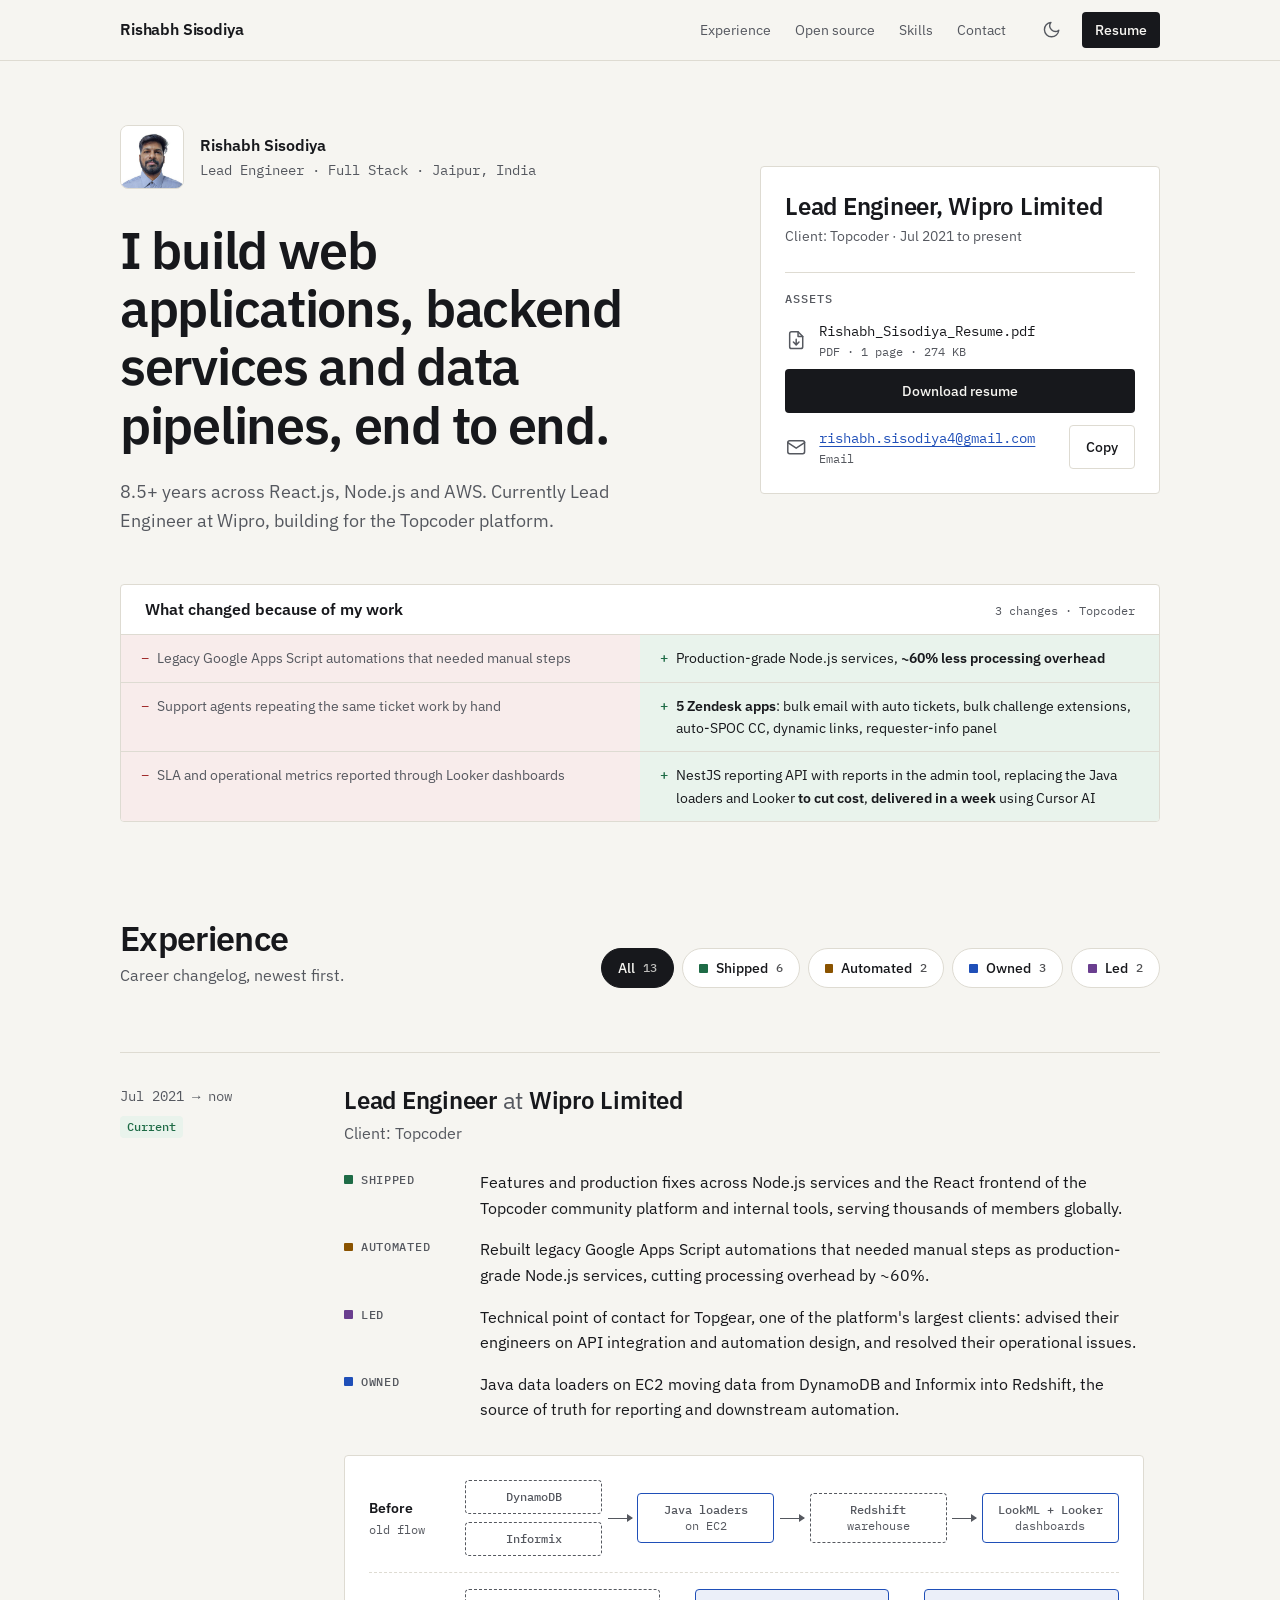
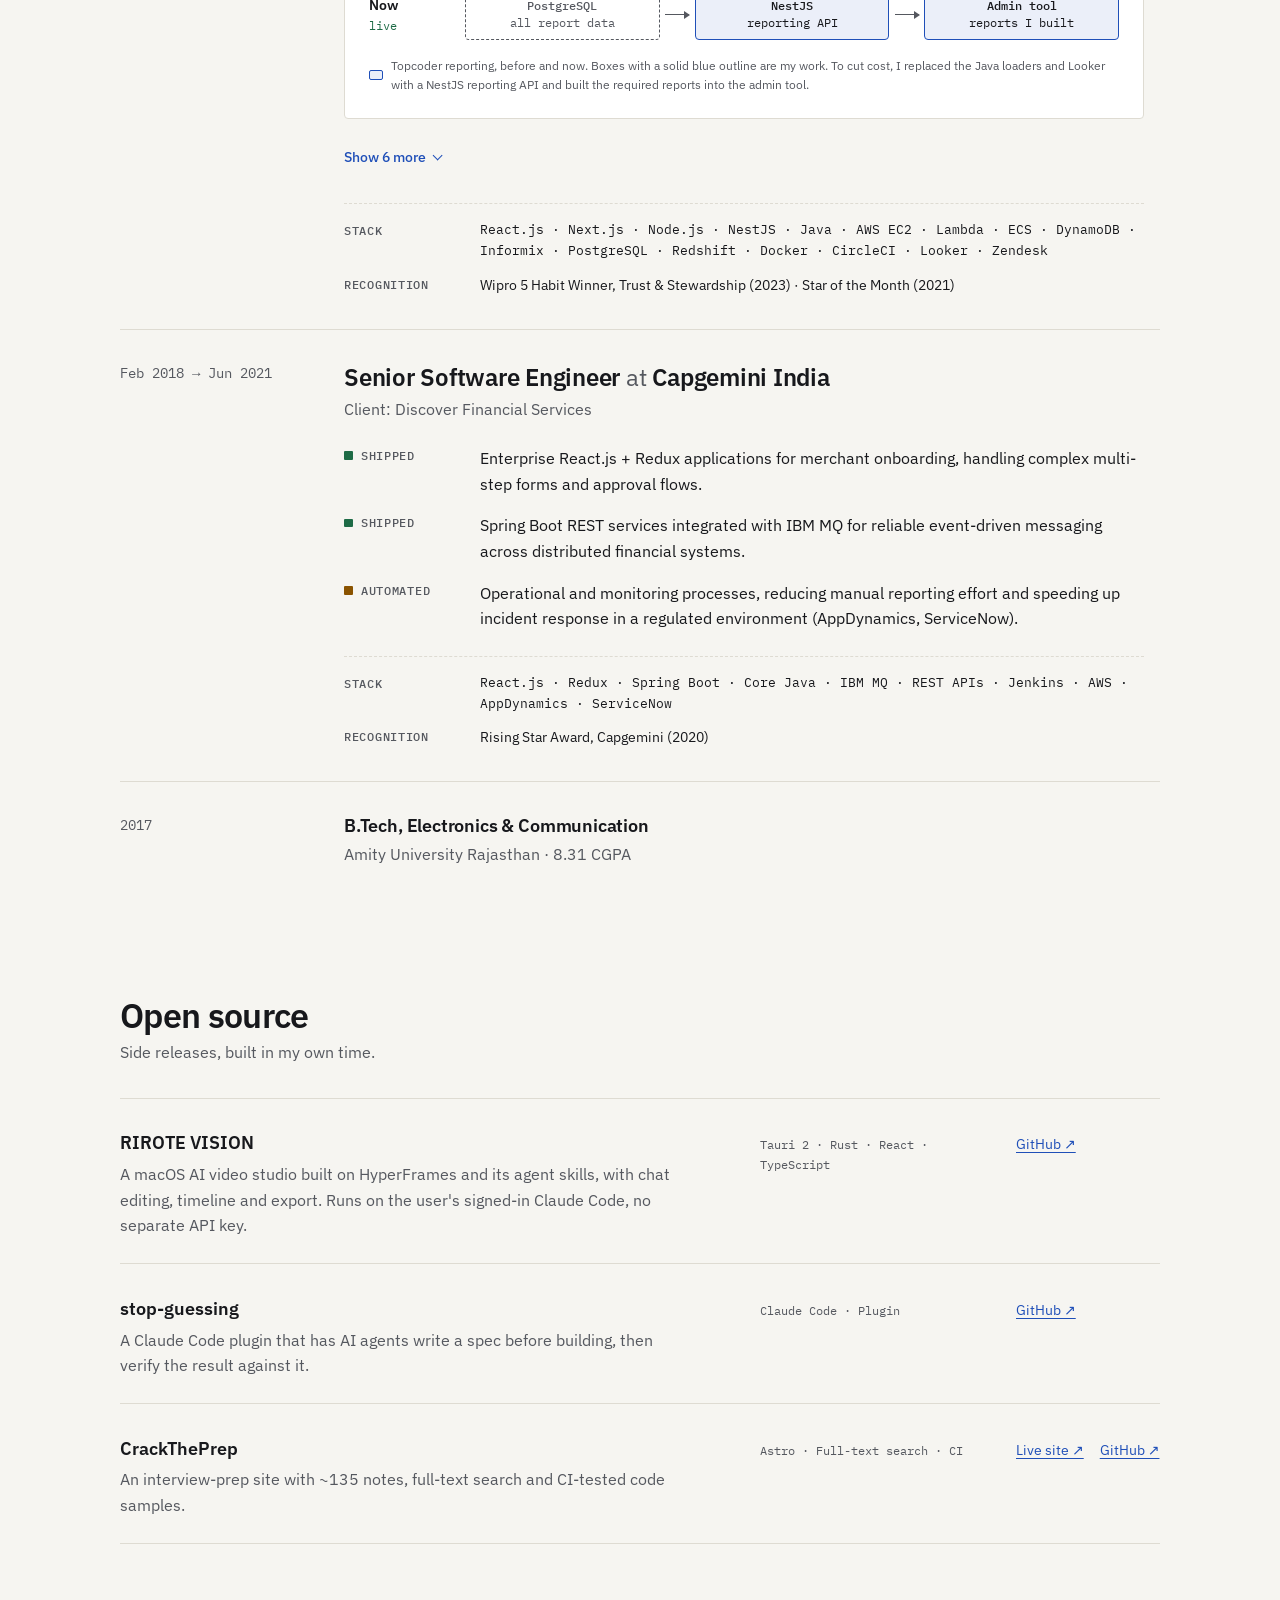
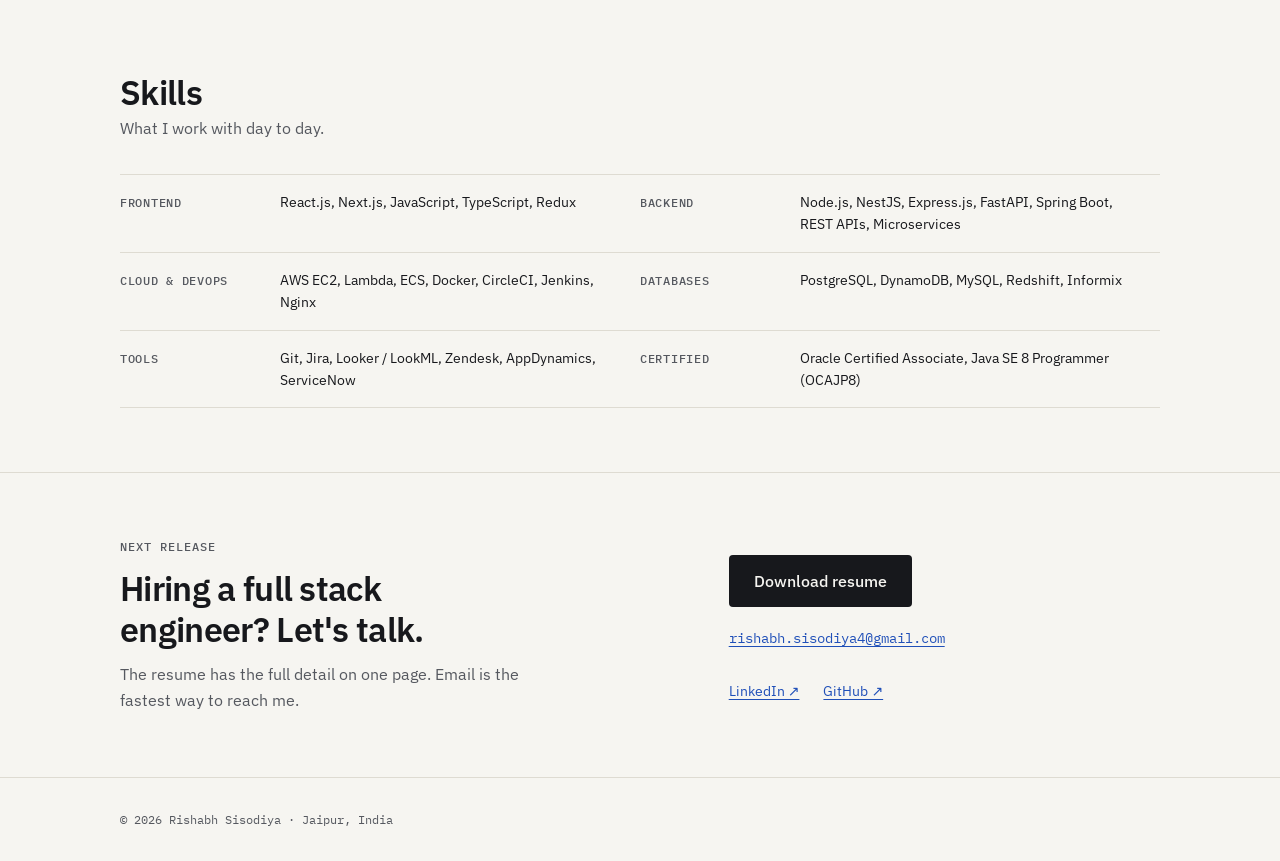
<file: index.html>
<!DOCTYPE html>
<html lang="en">
  <head>
    <meta charset="utf-8" />
    <meta name="viewport" content="width=device-width, initial-scale=1" />
    <title>Rishabh Sisodiya | Full Stack Engineer</title>
    <meta
      name="description"
      content="Full Stack Engineer with 8.5+ years across React.js, Node.js and AWS, building web applications, backend services and data pipelines end to end."
    />
    <link rel="canonical" href="https://rishabhsisodiya.github.io/" />
    <meta name="theme-color" content="#f6f5f1" media="(prefers-color-scheme: light)" />
    <meta name="theme-color" content="#16171a" media="(prefers-color-scheme: dark)" />
    <link rel="icon" href="favicon.svg" type="image/svg+xml" />

    <meta property="og:type" content="website" />
    <meta property="og:url" content="https://rishabhsisodiya.github.io/" />
    <meta property="og:title" content="Rishabh Sisodiya | Full Stack Engineer" />
    <meta
      property="og:description"
      content="8.5+ years across React.js, Node.js and AWS, building web applications, backend services and data pipelines end to end."
    />
    <meta property="og:image" content="https://rishabhsisodiya.github.io/og.png" />
    <meta property="og:image:width" content="1200" />
    <meta property="og:image:height" content="630" />
    <meta name="twitter:card" content="summary_large_image" />

    <script type="application/ld+json">
      {
        "@context": "https://schema.org",
        "@type": "Person",
        "name": "Rishabh Sisodiya",
        "jobTitle": "Full Stack Engineer",
        "url": "https://rishabhsisodiya.github.io/",
        "image": "https://rishabhsisodiya.github.io/photo.jpeg",
        "address": {
          "@type": "PostalAddress",
          "addressLocality": "Jaipur",
          "addressCountry": "IN"
        },
        "worksFor": { "@type": "Organization", "name": "Wipro Limited" },
        "sameAs": [
          "https://www.linkedin.com/in/rishabhsisodiya",
          "https://github.com/rishabhsisodiya"
        ]
      }
    </script>
    <script>
      /* Runs before paint so a saved theme never flashes the wrong colours. */
      (function () {
        var root = document.documentElement;
        root.classList.add("js");
        try {
          var saved = localStorage.getItem("theme");
          if (saved === "light" || saved === "dark") {
            root.setAttribute("data-theme", saved);
          }
        } catch (e) {}
      })();
    </script>
    <link rel="preload" href="fonts/plex-sans-400.woff2" as="font" type="font/woff2" crossorigin />
    <link rel="preload" href="fonts/plex-sans-600.woff2" as="font" type="font/woff2" crossorigin />
    <link rel="preload" href="fonts/plex-mono-400.woff2" as="font" type="font/woff2" crossorigin />
    <link rel="stylesheet" href="style.css" />
  </head>

  <body>
    <a class="skip-link" href="#main">Skip to content</a>

    <header class="bar">
      <div class="wrap bar-inner">
        <a class="bar-name" href="#top">Rishabh Sisodiya</a>
        <nav class="bar-links" aria-label="Sections">
          <a href="#releases">Experience</a>
          <a href="#open-source">Open source</a>
          <a href="#skills">Skills</a>
          <a href="#contact">Contact</a>
        </nav>
        <div class="bar-actions">
          <button class="theme-toggle" type="button" aria-label="Switch theme">
            <svg class="icon-moon" viewBox="0 0 24 24" fill="none" stroke="currentColor" stroke-width="1.75" stroke-linecap="round" stroke-linejoin="round" aria-hidden="true">
              <path d="M21 12.8A9 9 0 1 1 11.2 3a7 7 0 0 0 9.8 9.8z" />
            </svg>
            <svg class="icon-sun" viewBox="0 0 24 24" fill="none" stroke="currentColor" stroke-width="1.75" stroke-linecap="round" stroke-linejoin="round" aria-hidden="true">
              <circle cx="12" cy="12" r="4" />
              <path d="M12 2v2M12 20v2M4.9 4.9l1.4 1.4M17.7 17.7l1.4 1.4M2 12h2M20 12h2M4.9 19.1l1.4-1.4M17.7 6.3l1.4-1.4" />
            </svg>
          </button>
          <a class="btn btn-primary btn-small" href="Rishabh_Sisodiya_Resume.pdf" download>Resume</a>
        </div>
      </div>
    </header>

    <main id="main">
      <!-- ============ Hero: who, level, and the resume as the release asset ============ -->
      <section class="hero wrap" id="top">
        <div class="hero-text">
          <div class="identity">
            <img src="photo.jpeg" alt="Rishabh Sisodiya" width="64" height="64" />
            <div>
              <p class="identity-name">Rishabh Sisodiya</p>
              <p class="identity-role">Lead Engineer · Full Stack · Jaipur, India</p>
            </div>
          </div>
          <h1>I build web applications, backend services and data pipelines, end to end.</h1>
          <p class="hero-lead">
            8.5+ years across React.js, Node.js and AWS. Currently Lead Engineer
            at Wipro, building for the Topcoder platform.
          </p>
        </div>

        <aside class="release-box" aria-labelledby="latest-title">
          <p class="release-box-title" id="latest-title">Lead Engineer, Wipro Limited</p>
          <p class="release-box-meta">Client: Topcoder · Jul 2021 to present</p>

          <p class="kicker assets-label">Assets</p>
          <ul class="assets">
            <li class="asset asset-main">
              <svg class="asset-icon" viewBox="0 0 24 24" fill="none" stroke="currentColor" stroke-width="1.6" stroke-linecap="round" stroke-linejoin="round" aria-hidden="true">
                <path d="M14 3H7a2 2 0 0 0-2 2v14a2 2 0 0 0 2 2h10a2 2 0 0 0 2-2V8z" />
                <path d="M14 3v5h5M12 11v6M9 14l3 3 3-3" />
              </svg>
              <span class="asset-name">
                <span class="file">Rishabh_Sisodiya_Resume.pdf</span>
                <span class="asset-size">PDF · 1 page · 274 KB</span>
              </span>
              <a class="btn btn-primary" href="Rishabh_Sisodiya_Resume.pdf" download>Download resume</a>
            </li>
            <li class="asset">
              <svg class="asset-icon" viewBox="0 0 24 24" fill="none" stroke="currentColor" stroke-width="1.6" stroke-linecap="round" stroke-linejoin="round" aria-hidden="true">
                <rect x="3" y="5" width="18" height="14" rx="2" />
                <path d="m3 7 9 6 9-6" />
              </svg>
              <span class="asset-name">
                <a class="file link" href="mailto:rishabh.sisodiya4@gmail.com">rishabh.sisodiya4@gmail.com</a>
                <span class="asset-size">Email</span>
              </span>
              <button class="btn btn-ghost copy-email" type="button" data-email="rishabh.sisodiya4@gmail.com">
                <span class="copy-label" aria-live="polite">Copy</span>
              </button>
            </li>
          </ul>
        </aside>
      </section>

      <!-- ============ Impact as a diff: before → after ============ -->
      <section class="impact wrap" aria-labelledby="impact-title">
        <div class="diff">
          <div class="diff-head">
            <h2 id="impact-title">What changed because of my work</h2>
            <span class="diff-count">3 changes · Topcoder</span>
          </div>
          <div class="diff-change">
            <p class="line del"><span class="sign" aria-label="Before">−</span><span>Legacy Google Apps Script automations that needed manual steps</span></p>
            <p class="line add"><span class="sign" aria-label="After">+</span><span>Production-grade Node.js services, <strong>~60% less processing overhead</strong></span></p>
          </div>
          <div class="diff-change">
            <p class="line del"><span class="sign" aria-label="Before">−</span><span>Support agents repeating the same ticket work by hand</span></p>
            <p class="line add"><span class="sign" aria-label="After">+</span><span><strong>5 Zendesk apps</strong>: bulk email with auto tickets, bulk challenge extensions, auto-SPOC CC, dynamic links, requester-info panel</span></p>
          </div>
          <div class="diff-change">
            <p class="line del"><span class="sign" aria-label="Before">−</span><span>SLA and operational metrics reported through Looker dashboards</span></p>
            <p class="line add"><span class="sign" aria-label="After">+</span><span>NestJS reporting API with reports in the admin tool, replacing the Java loaders and Looker <strong>to cut cost</strong>, <strong>delivered in a week</strong> using Cursor AI</span></p>
          </div>
        </div>
      </section>

      <!-- ============ Releases: career changelog with label filter ============ -->
      <section class="section" id="releases" aria-labelledby="releases-title">
        <div class="wrap">
          <div class="section-head">
            <div>
              <h2 id="releases-title">Experience</h2>
              <p class="section-sub">Career changelog, newest first.</p>
            </div>
            <div class="filter" role="group" aria-label="Show only one kind of work">
              <button type="button" class="chip" data-filter="all" aria-pressed="true">All <span class="chip-count">13</span></button>
              <button type="button" class="chip" data-filter="shipped" aria-pressed="false"><span class="mark mark-shipped" aria-hidden="true"></span>Shipped <span class="chip-count">6</span></button>
              <button type="button" class="chip" data-filter="automated" aria-pressed="false"><span class="mark mark-automated" aria-hidden="true"></span>Automated <span class="chip-count">2</span></button>
              <button type="button" class="chip" data-filter="owned" aria-pressed="false"><span class="mark mark-owned" aria-hidden="true"></span>Owned <span class="chip-count">3</span></button>
              <button type="button" class="chip" data-filter="led" aria-pressed="false"><span class="mark mark-led" aria-hidden="true"></span>Led <span class="chip-count">2</span></button>
            </div>
          </div>
          <p class="filter-status" aria-live="polite"></p>

          <article class="release" data-release>
            <div class="release-rail">
              <p class="release-date">Jul 2021 → now</p>
              <span class="badge-current">Current</span>
            </div>
            <div class="release-body">
              <h3>Lead Engineer <span class="at">at</span> Wipro Limited</h3>
              <p class="release-client">Client: Topcoder</p>

              <ul class="changes">
                <li data-kind="shipped"><span class="kind">Shipped</span><span>Features and production fixes across Node.js services and the React frontend of the Topcoder community platform and internal tools, serving thousands of members globally.</span></li>
                <li data-kind="automated"><span class="kind">Automated</span><span>Rebuilt legacy Google Apps Script automations that needed manual steps as production-grade Node.js services, cutting processing overhead by ~60%.</span></li>
                <li data-kind="led"><span class="kind">Led</span><span>Technical point of contact for Topgear, one of the platform's largest clients: advised their engineers on API integration and automation design, and resolved their operational issues.</span></li>
                <li data-kind="owned"><span class="kind">Owned</span><span>Java data loaders on EC2 moving data from DynamoDB and Informix into Redshift, the source of truth for reporting and downstream automation.</span></li>
              </ul>

              <figure class="flows" aria-labelledby="flow-cap">
                <div class="flow-row flow-before">
                  <p class="flow-label">Before <span>old flow</span></p>
                  <div class="flow">
                    <div class="flow-stage">
                      <span class="node">DynamoDB</span>
                      <span class="node">Informix</span>
                    </div>
                    <span class="flow-arrow" aria-hidden="true"></span>
                    <div class="flow-stage">
                      <span class="node node-mine">Java loaders <small>on EC2</small></span>
                    </div>
                    <span class="flow-arrow" aria-hidden="true"></span>
                    <div class="flow-stage">
                      <span class="node">Redshift <small>warehouse</small></span>
                    </div>
                    <span class="flow-arrow" aria-hidden="true"></span>
                    <div class="flow-stage">
                      <span class="node node-mine">LookML + Looker <small>dashboards</small></span>
                    </div>
                  </div>
                </div>
                <div class="flow-row flow-now">
                  <p class="flow-label">Now <span>live</span></p>
                  <div class="flow">
                    <div class="flow-stage">
                      <span class="node">PostgreSQL <small>all report data</small></span>
                    </div>
                    <span class="flow-arrow" aria-hidden="true"></span>
                    <div class="flow-stage">
                      <span class="node node-mine">NestJS <small>reporting API</small></span>
                    </div>
                    <span class="flow-arrow" aria-hidden="true"></span>
                    <div class="flow-stage">
                      <span class="node node-mine">Admin tool <small>reports I built</small></span>
                    </div>
                  </div>
                </div>
                <figcaption id="flow-cap">
                  <span class="mine-key" aria-hidden="true"></span>
                  Topcoder reporting, before and now. Boxes with a solid blue outline are my work.
                  To cut cost, I replaced the Java loaders and Looker with a NestJS reporting API
                  and built the required reports into the admin tool.
                </figcaption>
              </figure>

              <details class="more">
                <summary><span class="when-closed">Show 6 more</span><span class="when-open">Show less</span></summary>
                <ul class="changes">
                  <li data-kind="shipped"><span class="kind">Shipped</span><span>5 Zendesk apps for the support team (bulk email with auto ticket creation, bulk challenge extensions, auto-SPOC CC, dynamic links, requester-info panel), cutting repetitive agent work.</span></li>
                  <li data-kind="shipped"><span class="kind">Shipped</span><span>LookML models and Looker dashboards giving community, delivery and support teams real-time visibility into SLAs and operational health.</span></li>
                  <li data-kind="shipped"><span class="kind">Shipped</span><span>Extended a NestJS reporting API, with the required reports in the admin tool, to replace the Java loaders and Looker for those SLA and operational metrics, cutting cost, delivered in a week using Cursor AI.</span></li>
                  <li data-kind="led"><span class="kind">Led</span><span>Mentored a junior engineer through delegated automation work, design feedback and pair programming.</span></li>
                  <li data-kind="owned"><span class="kind">Owned</span><span>L1/L2 support and incident handling for business-critical apps: triage, root cause analysis, stakeholder updates and post-mortems.</span></li>
                  <li data-kind="owned"><span class="kind">Owned</span><span>Marathon Match automation and EC2 scoring environments for competitions run for clients such as NASA.</span></li>
                </ul>
              </details>
              <p class="empty-note" hidden></p>

              <dl class="release-foot">
                <div>
                  <dt>Stack</dt>
                  <dd>React.js · Next.js · Node.js · NestJS · Java · AWS EC2 · Lambda · ECS · DynamoDB · Informix · PostgreSQL · Redshift · Docker · CircleCI · Looker · Zendesk</dd>
                </div>
                <div>
                  <dt>Recognition</dt>
                  <dd>Wipro 5 Habit Winner, Trust &amp; Stewardship (2023) · Star of the Month (2021)</dd>
                </div>
              </dl>
            </div>
          </article>

          <article class="release" data-release>
            <div class="release-rail">
              <p class="release-date">Feb 2018 → Jun 2021</p>
            </div>
            <div class="release-body">
              <h3>Senior Software Engineer <span class="at">at</span> Capgemini India</h3>
              <p class="release-client">Client: Discover Financial Services</p>
              <ul class="changes">
                <li data-kind="shipped"><span class="kind">Shipped</span><span>Enterprise React.js + Redux applications for merchant onboarding, handling complex multi-step forms and approval flows.</span></li>
                <li data-kind="shipped"><span class="kind">Shipped</span><span>Spring Boot REST services integrated with IBM MQ for reliable event-driven messaging across distributed financial systems.</span></li>
                <li data-kind="automated"><span class="kind">Automated</span><span>Operational and monitoring processes, reducing manual reporting effort and speeding up incident response in a regulated environment (AppDynamics, ServiceNow).</span></li>
              </ul>
              <p class="empty-note" hidden></p>
              <dl class="release-foot">
                <div>
                  <dt>Stack</dt>
                  <dd>React.js · Redux · Spring Boot · Core Java · IBM MQ · REST APIs · Jenkins · AWS · AppDynamics · ServiceNow</dd>
                </div>
                <div>
                  <dt>Recognition</dt>
                  <dd>Rising Star Award, Capgemini (2020)</dd>
                </div>
              </dl>
            </div>
          </article>

          <article class="release release-first">
            <div class="release-rail">
              <p class="release-date">2017</p>
            </div>
            <div class="release-body">
              <h3>B.Tech, Electronics &amp; Communication</h3>
              <p class="release-client">Amity University Rajasthan · 8.31 CGPA</p>
            </div>
          </article>
        </div>
      </section>

      <!-- ============ Open source: side releases ============ -->
      <section class="section" id="open-source" aria-labelledby="os-title">
        <div class="wrap">
          <div class="section-head">
            <div>
              <h2 id="os-title">Open source</h2>
              <p class="section-sub">Side releases, built in my own time.</p>
            </div>
          </div>
          <ul class="repos">
            <li class="repo">
              <div class="repo-main">
                <h3><a href="https://github.com/rishabhsisodiya/rirote-vision" target="_blank" rel="noopener">RIROTE VISION</a></h3>
                <p>A macOS AI video studio built on HyperFrames and its agent skills, with chat editing, timeline and export. Runs on the user's signed-in Claude Code, no separate API key.</p>
              </div>
              <p class="repo-stack">Tauri 2 · Rust · React · TypeScript</p>
              <div class="repo-links">
                <a class="link" href="https://github.com/rishabhsisodiya/rirote-vision" target="_blank" rel="noopener">GitHub ↗</a>
              </div>
            </li>
            <li class="repo">
              <div class="repo-main">
                <h3><a href="https://github.com/rishabhsisodiya/stop-guessing" target="_blank" rel="noopener">stop-guessing</a></h3>
                <p>A Claude Code plugin that has AI agents write a spec before building, then verify the result against it.</p>
              </div>
              <p class="repo-stack">Claude Code · Plugin</p>
              <div class="repo-links">
                <a class="link" href="https://github.com/rishabhsisodiya/stop-guessing" target="_blank" rel="noopener">GitHub ↗</a>
              </div>
            </li>
            <li class="repo">
              <div class="repo-main">
                <h3><a href="https://rishabhsisodiya.github.io/crack-the-prep/" target="_blank" rel="noopener">CrackThePrep</a></h3>
                <p>An interview-prep site with ~135 notes, full-text search and CI-tested code samples.</p>
              </div>
              <p class="repo-stack">Astro · Full-text search · CI</p>
              <div class="repo-links">
                <a class="link" href="https://rishabhsisodiya.github.io/crack-the-prep/" target="_blank" rel="noopener">Live site ↗</a>
                <a class="link" href="https://github.com/rishabhsisodiya/crack-the-prep" target="_blank" rel="noopener">GitHub ↗</a>
              </div>
            </li>
          </ul>
        </div>
      </section>

      <!-- ============ Skills ============ -->
      <section class="section" id="skills" aria-labelledby="skills-title">
        <div class="wrap">
          <div class="section-head">
            <div>
              <h2 id="skills-title">Skills</h2>
              <p class="section-sub">What I work with day to day.</p>
            </div>
          </div>
          <dl class="skills">
            <div><dt>Frontend</dt><dd>React.js, Next.js, JavaScript, TypeScript, Redux</dd></div>
            <div><dt>Backend</dt><dd>Node.js, NestJS, Express.js, FastAPI, Spring Boot, REST APIs, Microservices</dd></div>
            <div><dt>Cloud &amp; DevOps</dt><dd>AWS EC2, Lambda, ECS, Docker, CircleCI, Jenkins, Nginx</dd></div>
            <div><dt>Databases</dt><dd>PostgreSQL, DynamoDB, MySQL, Redshift, Informix</dd></div>
            <div><dt>Tools</dt><dd>Git, Jira, Looker / LookML, Zendesk, AppDynamics, ServiceNow</dd></div>
            <div><dt>Certified</dt><dd>Oracle Certified Associate, Java SE 8 Programmer (OCAJP8)</dd></div>
          </dl>
        </div>
      </section>

      <!-- ============ Contact ============ -->
      <section class="section contact" id="contact" aria-labelledby="contact-title">
        <div class="wrap contact-inner">
          <div>
            <p class="kicker">Next release</p>
            <h2 id="contact-title">Hiring a full stack engineer? Let's talk.</h2>
            <p class="contact-lead">The resume has the full detail on one page. Email is the fastest way to reach me.</p>
          </div>
          <div class="contact-actions">
            <a class="btn btn-primary btn-large" href="Rishabh_Sisodiya_Resume.pdf" download>Download resume</a>
            <a class="link contact-email" href="mailto:rishabh.sisodiya4@gmail.com">rishabh.sisodiya4@gmail.com</a>
            <div class="contact-links">
              <a class="link" href="https://www.linkedin.com/in/rishabhsisodiya" target="_blank" rel="noopener">LinkedIn ↗</a>
              <a class="link" href="https://github.com/rishabhsisodiya" target="_blank" rel="noopener">GitHub ↗</a>
            </div>
          </div>
        </div>
      </section>
    </main>

    <footer class="footer">
      <div class="wrap">© 2026 Rishabh Sisodiya · Jaipur, India</div>
    </footer>

    <script src="script.js" defer></script>
  </body>
</html>
</file>
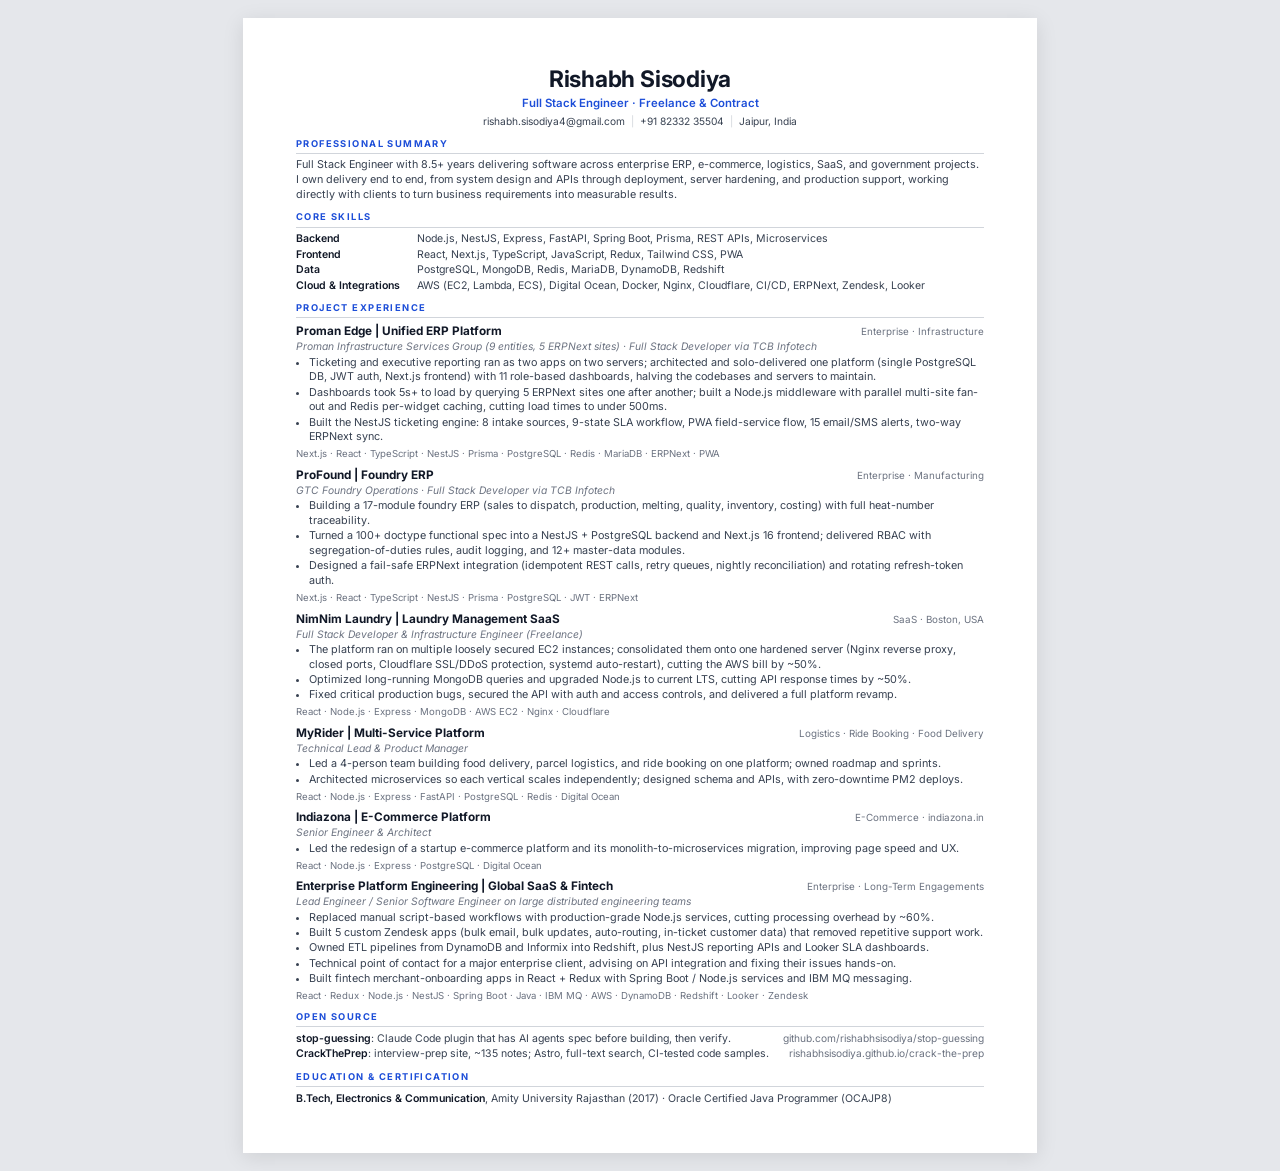
<file: resume-freelancer.html>
<!DOCTYPE html>
<html lang="en">
<head>
<meta charset="UTF-8">
<meta name="robots" content="noindex, nofollow">
<meta name="viewport" content="width=device-width, initial-scale=1.0">
<title>Rishabh Sisodiya | Freelance Resume</title>
<link href="https://fonts.googleapis.com/css2?family=Inter:wght@400;500;600;700&display=swap" rel="stylesheet">
<style>
  * { margin: 0; padding: 0; box-sizing: border-box; }
  :root { --ink: #111827; --mid: #374151; --soft: #6B7280; --line: #D1D5DB; --accent: #1D4ED8; }
  html { font-size: 12px; }
  body { background: #e5e7eb; font-family: 'Inter', sans-serif; color: var(--ink); line-height: 1.36; }
  .page { background: #fff; width: 210mm; min-height: 297mm; margin: 1.5rem auto; padding: 12mm 14mm; box-shadow: 0 4px 20px rgba(0,0,0,.1); }

  header { text-align: center; margin-bottom: .7rem; }
  h1 { font-size: 1.9rem; font-weight: 700; letter-spacing: -.01em; }
  .role { font-size: .95rem; font-weight: 600; color: var(--accent); margin: .1rem 0 .3rem; }
  .contact { font-size: .85rem; color: var(--mid); }
  .contact span + span::before { content: "|"; margin: 0 .5rem; color: var(--line); }

  h2 { font-size: .78rem; font-weight: 700; letter-spacing: .15em; text-transform: uppercase; color: var(--accent);
       border-bottom: 1px solid var(--line); padding-bottom: .2rem; margin: .75rem 0 .4rem; }
  p, li { font-size: .9rem; color: var(--mid); }

  .job-head { display: flex; justify-content: space-between; align-items: baseline; gap: 1rem; }
  .job-head strong { font-size: .98rem; color: var(--ink); }
  .date { font-size: .82rem; color: var(--soft); white-space: nowrap; }
  .job-sub { font-size: .86rem; font-style: italic; color: var(--soft); margin-bottom: .2rem; }
  .job + .job { margin-top: .55rem; }
  ul { padding-left: 1.1rem; }
  li { margin-bottom: .05rem; }
  .stack { font-size: .8rem; color: var(--soft); margin-top: .2rem; }

  .skills { display: grid; grid-template-columns: 9.5rem 1fr; gap: .1rem .6rem; }
  .skills dt { font-size: .88rem; font-weight: 600; color: var(--ink); }
  .skills dd { font-size: .88rem; color: var(--mid); }

  .row { display: flex; justify-content: space-between; gap: 1rem; font-size: .88rem; color: var(--mid); margin-bottom: .1rem; }
  .row b { color: var(--ink); font-weight: 600; }
  .row .date { font-size: .85rem; }

  @media print {
    body { background: #fff; }
    .page { margin: 0; box-shadow: none; width: auto; min-height: 0; padding: 0; }
    @page { size: A4; margin: 10mm 12mm; }
    li, .row, .job-head { break-inside: avoid; }
    h2, .job-head, .job-sub { break-after: avoid; }
  }
  @media screen and (max-width: 800px) {
    .page { width: auto; min-height: 0; margin: 0; padding: 1.2rem 16px; }
    .skills { grid-template-columns: 1fr; }
    .job-head, .row { flex-direction: column; gap: 0; }
  }
</style>
</head>
<body>
<div class="page">

  <header>
    <h1>Rishabh Sisodiya</h1>
    <p class="role">Full Stack Engineer · Freelance &amp; Contract</p>
    <p class="contact">
      <span>rishabh.sisodiya4@gmail.com</span><span>+91 82332 35504</span><span>Jaipur, India</span>
    </p>
  </header>

  <h2>Professional Summary</h2>
  <p>Full Stack Engineer with 8.5+ years delivering software across enterprise ERP, e-commerce, logistics, SaaS, and government projects. I own delivery end to end, from system design and APIs through deployment, server hardening, and production support, working directly with clients to turn business requirements into measurable results.</p>

  <h2>Core Skills</h2>
  <dl class="skills">
    <dt>Backend</dt><dd>Node.js, NestJS, Express, FastAPI, Spring Boot, Prisma, REST APIs, Microservices</dd>
    <dt>Frontend</dt><dd>React, Next.js, TypeScript, JavaScript, Redux, Tailwind CSS, PWA</dd>
    <dt>Data</dt><dd>PostgreSQL, MongoDB, Redis, MariaDB, DynamoDB, Redshift</dd>
    <dt>Cloud &amp; Integrations</dt><dd>AWS (EC2, Lambda, ECS), Digital Ocean, Docker, Nginx, Cloudflare, CI/CD, ERPNext, Zendesk, Looker</dd>
  </dl>

  <h2>Project Experience</h2>

  <div class="job">
    <div class="job-head"><strong>Proman Edge | Unified ERP Platform</strong><span class="date">Enterprise · Infrastructure</span></div>
    <p class="job-sub">Proman Infrastructure Services Group (9 entities, 5 ERPNext sites) · Full Stack Developer via TCB Infotech</p>
    <ul>
      <li>Ticketing and executive reporting ran as two apps on two servers; architected and solo-delivered one platform (single PostgreSQL DB, JWT auth, Next.js frontend) with 11 role-based dashboards, halving the codebases and servers to maintain.</li>
      <li>Dashboards took 5s+ to load by querying 5 ERPNext sites one after another; built a Node.js middleware with parallel multi-site fan-out and Redis per-widget caching, cutting load times to under 500ms.</li>
      <li>Built the NestJS ticketing engine: 8 intake sources, 9-state SLA workflow, PWA field-service flow, 15 email/SMS alerts, two-way ERPNext sync.</li>
    </ul>
    <p class="stack">Next.js · React · TypeScript · NestJS · Prisma · PostgreSQL · Redis · MariaDB · ERPNext · PWA</p>
  </div>

  <div class="job">
    <div class="job-head"><strong>ProFound | Foundry ERP</strong><span class="date">Enterprise · Manufacturing</span></div>
    <p class="job-sub">GTC Foundry Operations · Full Stack Developer via TCB Infotech</p>
    <ul>
      <li>Building a 17-module foundry ERP (sales to dispatch, production, melting, quality, inventory, costing) with full heat-number traceability.</li>
      <li>Turned a 100+ doctype functional spec into a NestJS + PostgreSQL backend and Next.js 16 frontend; delivered RBAC with segregation-of-duties rules, audit logging, and 12+ master-data modules.</li>
      <li>Designed a fail-safe ERPNext integration (idempotent REST calls, retry queues, nightly reconciliation) and rotating refresh-token auth.</li>
    </ul>
    <p class="stack">Next.js · React · TypeScript · NestJS · Prisma · PostgreSQL · JWT · ERPNext</p>
  </div>

  <div class="job">
    <div class="job-head"><strong>NimNim Laundry | Laundry Management SaaS</strong><span class="date">SaaS · Boston, USA</span></div>
    <p class="job-sub">Full Stack Developer &amp; Infrastructure Engineer (Freelance)</p>
    <ul>
      <li>The platform ran on multiple loosely secured EC2 instances; consolidated them onto one hardened server (Nginx reverse proxy, closed ports, Cloudflare SSL/DDoS protection, systemd auto-restart), cutting the AWS bill by ~50%.</li>
      <li>Optimized long-running MongoDB queries and upgraded Node.js to current LTS, cutting API response times by ~50%.</li>
      <li>Fixed critical production bugs, secured the API with auth and access controls, and delivered a full platform revamp.</li>
    </ul>
    <p class="stack">React · Node.js · Express · MongoDB · AWS EC2 · Nginx · Cloudflare</p>
  </div>

  <div class="job">
    <div class="job-head"><strong>MyRider | Multi-Service Platform</strong><span class="date">Logistics · Ride Booking · Food Delivery</span></div>
    <p class="job-sub">Technical Lead &amp; Product Manager</p>
    <ul>
      <li>Led a 4-person team building food delivery, parcel logistics, and ride booking on one platform; owned roadmap and sprints.</li>
      <li>Architected microservices so each vertical scales independently; designed schema and APIs, with zero-downtime PM2 deploys.</li>
    </ul>
    <p class="stack">React · Node.js · Express · FastAPI · PostgreSQL · Redis · Digital Ocean</p>
  </div>

  <div class="job">
    <div class="job-head"><strong>Indiazona | E-Commerce Platform</strong><span class="date">E-Commerce · indiazona.in</span></div>
    <p class="job-sub">Senior Engineer &amp; Architect</p>
    <ul>
      <li>Led the redesign of a startup e-commerce platform and its monolith-to-microservices migration, improving page speed and UX.</li>
    </ul>
    <p class="stack">React · Node.js · Express · PostgreSQL · Digital Ocean</p>
  </div>

  <div class="job">
    <div class="job-head"><strong>Enterprise Platform Engineering | Global SaaS &amp; Fintech</strong><span class="date">Enterprise · Long-Term Engagements</span></div>
    <p class="job-sub">Lead Engineer / Senior Software Engineer on large distributed engineering teams</p>
    <ul>
      <li>Replaced manual script-based workflows with production-grade Node.js services, cutting processing overhead by ~60%.</li>
      <li>Built 5 custom Zendesk apps (bulk email, bulk updates, auto-routing, in-ticket customer data) that removed repetitive support work.</li>
      <li>Owned ETL pipelines from DynamoDB and Informix into Redshift, plus NestJS reporting APIs and Looker SLA dashboards.</li>
      <li>Technical point of contact for a major enterprise client, advising on API integration and fixing their issues hands-on.</li>
      <li>Built fintech merchant-onboarding apps in React + Redux with Spring Boot / Node.js services and IBM MQ messaging.</li>
    </ul>
    <p class="stack">React · Redux · Node.js · NestJS · Spring Boot · Java · IBM MQ · AWS · DynamoDB · Redshift · Looker · Zendesk</p>
  </div>

  <h2>Open Source</h2>
  <div class="row"><span><b>stop-guessing</b>: Claude Code plugin that has AI agents spec before building, then verify.</span><span class="date">github.com/rishabhsisodiya/stop-guessing</span></div>
  <div class="row"><span><b>CrackThePrep</b>: interview-prep site, ~135 notes; Astro, full-text search, CI-tested code samples.</span><span class="date">rishabhsisodiya.github.io/crack-the-prep</span></div>

  <h2>Education &amp; Certification</h2>
  <div class="row"><span><b>B.Tech, Electronics &amp; Communication</b>, Amity University Rajasthan (2017) · Oracle Certified Java Programmer (OCAJP8)</span></div>

</div>
</body>
</html>
</file>
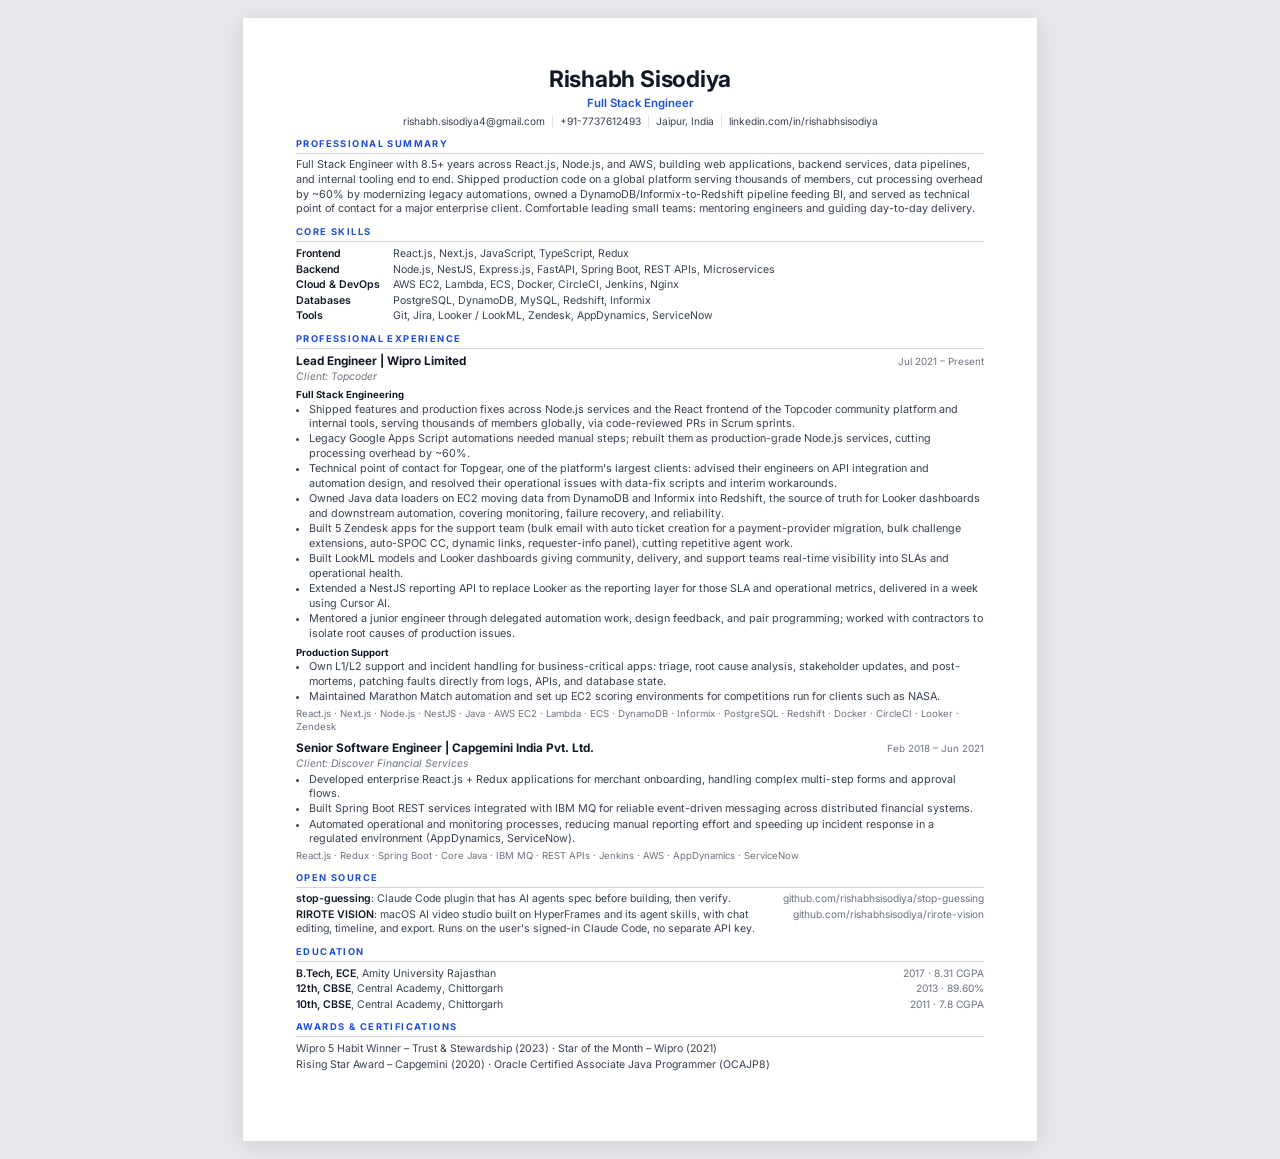
<file: resume.html>
<!DOCTYPE html>
<html lang="en">
<head>
<meta charset="UTF-8">
<meta name="robots" content="noindex, nofollow">
<meta name="viewport" content="width=device-width, initial-scale=1.0">
<title>Rishabh Sisodiya | Resume</title>
<link href="https://fonts.googleapis.com/css2?family=Inter:wght@400;500;600;700&display=swap" rel="stylesheet">
<style>
  * { margin: 0; padding: 0; box-sizing: border-box; }
  :root { --ink: #111827; --mid: #374151; --soft: #6B7280; --line: #D1D5DB; --accent: #1D4ED8; }
  html { font-size: 12px; }
  body { background: #e5e7eb; font-family: 'Inter', sans-serif; color: var(--ink); line-height: 1.36; }
  .page { background: #fff; width: 210mm; min-height: 297mm; margin: 1.5rem auto; padding: 12mm 14mm; box-shadow: 0 4px 20px rgba(0,0,0,.1); }

  header { text-align: center; margin-bottom: .7rem; }
  h1 { font-size: 1.9rem; font-weight: 700; letter-spacing: -.01em; }
  .role { font-size: .95rem; font-weight: 600; color: var(--accent); margin: .1rem 0 .3rem; }
  .contact { font-size: .85rem; color: var(--mid); }
  .contact span + span::before { content: "|"; margin: 0 .5rem; color: var(--line); }

  h2 { font-size: .78rem; font-weight: 700; letter-spacing: .15em; text-transform: uppercase; color: var(--accent);
       border-bottom: 1px solid var(--line); padding-bottom: .2rem; margin: .75rem 0 .4rem; }
  p, li { font-size: .9rem; color: var(--mid); }

  .job-head { display: flex; justify-content: space-between; align-items: baseline; gap: 1rem; }
  .job-head strong { font-size: .98rem; color: var(--ink); }
  .date { font-size: .82rem; color: var(--soft); white-space: nowrap; }
  .job-sub { font-size: .86rem; font-style: italic; color: var(--soft); margin-bottom: .2rem; }
  .job + .job { margin-top: .55rem; }
  .sub-role { font-size: .8rem; font-weight: 700; color: var(--ink); margin: .35rem 0 .15rem; }
  ul { padding-left: 1.1rem; }
  li { margin-bottom: .05rem; }
  .stack { font-size: .8rem; color: var(--soft); margin-top: .2rem; }

  .skills { display: grid; grid-template-columns: 7.5rem 1fr; gap: .1rem .6rem; }
  .skills dt { font-size: .88rem; font-weight: 600; color: var(--ink); }
  .skills dd { font-size: .88rem; color: var(--mid); }

  .row { display: flex; justify-content: space-between; gap: 1rem; font-size: .88rem; color: var(--mid); margin-bottom: .1rem; }
  .row b { color: var(--ink); font-weight: 600; }
  .row .date { font-size: .85rem; }

  @media print {
    body { background: #fff; }
    .page { margin: 0; box-shadow: none; width: auto; min-height: 0; padding: 0; }
    @page { size: A4; margin: 10mm 12mm; }
    li, .row, .job-head, .sub-role { break-inside: avoid; }
    h2, .job-head, .job-sub, .sub-role { break-after: avoid; }
  }
  @media screen and (max-width: 800px) {
    .page { width: auto; min-height: 0; margin: 0; padding: 1.2rem 16px; }
    .skills { grid-template-columns: 1fr; }
    .job-head, .row { flex-direction: column; gap: 0; }
  }
</style>
</head>
<body>
<div class="page">

  <header>
    <h1>Rishabh Sisodiya</h1>
    <p class="role">Full Stack Engineer</p>
    <p class="contact">
      <span>rishabh.sisodiya4@gmail.com</span><span>+91-7737612493</span><span>Jaipur, India</span><span>linkedin.com/in/rishabhsisodiya</span>
    </p>
  </header>

  <h2>Professional Summary</h2>
  <p>Full Stack Engineer with 8.5+ years across React.js, Node.js, and AWS, building web applications, backend services, data pipelines, and internal tooling end to end. Shipped production code on a global platform serving thousands of members, cut processing overhead by ~60% by modernizing legacy automations, owned a DynamoDB/Informix-to-Redshift pipeline feeding BI, and served as technical point of contact for a major enterprise client. Comfortable leading small teams: mentoring engineers and guiding day-to-day delivery.</p>

  <h2>Core Skills</h2>
  <dl class="skills">
    <dt>Frontend</dt><dd>React.js, Next.js, JavaScript, TypeScript, Redux</dd>
    <dt>Backend</dt><dd>Node.js, NestJS, Express.js, FastAPI, Spring Boot, REST APIs, Microservices</dd>
    <dt>Cloud &amp; DevOps</dt><dd>AWS EC2, Lambda, ECS, Docker, CircleCI, Jenkins, Nginx</dd>
    <dt>Databases</dt><dd>PostgreSQL, DynamoDB, MySQL, Redshift, Informix</dd>
    <dt>Tools</dt><dd>Git, Jira, Looker / LookML, Zendesk, AppDynamics, ServiceNow</dd>
  </dl>

  <h2>Professional Experience</h2>

  <div class="job">
    <div class="job-head"><strong>Lead Engineer | Wipro Limited</strong><span class="date">Jul 2021 – Present</span></div>
    <p class="job-sub">Client: Topcoder</p>

    <p class="sub-role">Full Stack Engineering</p>
    <ul>
      <li>Shipped features and production fixes across Node.js services and the React frontend of the Topcoder community platform and internal tools, serving thousands of members globally, via code-reviewed PRs in Scrum sprints.</li>
      <li>Legacy Google Apps Script automations needed manual steps; rebuilt them as production-grade Node.js services, cutting processing overhead by ~60%.</li>
      <li>Technical point of contact for Topgear, one of the platform's largest clients: advised their engineers on API integration and automation design, and resolved their operational issues with data-fix scripts and interim workarounds.</li>
      <li>Owned Java data loaders on EC2 moving data from DynamoDB and Informix into Redshift, the source of truth for Looker dashboards and downstream automation, covering monitoring, failure recovery, and reliability.</li>
      <li>Built 5 Zendesk apps for the support team (bulk email with auto ticket creation for a payment-provider migration, bulk challenge extensions, auto-SPOC CC, dynamic links, requester-info panel), cutting repetitive agent work.</li>
      <li>Built LookML models and Looker dashboards giving community, delivery, and support teams real-time visibility into SLAs and operational health.</li>
      <li>Extended a NestJS reporting API to replace Looker as the reporting layer for those SLA and operational metrics, delivered in a week using Cursor AI.</li>
      <li>Mentored a junior engineer through delegated automation work, design feedback, and pair programming; worked with contractors to isolate root causes of production issues.</li>
    </ul>

    <p class="sub-role">Production Support</p>
    <ul>
      <li>Own L1/L2 support and incident handling for business-critical apps: triage, root cause analysis, stakeholder updates, and post-mortems, patching faults directly from logs, APIs, and database state.</li>
      <li>Maintained Marathon Match automation and set up EC2 scoring environments for competitions run for clients such as NASA.</li>
    </ul>
    <p class="stack">React.js · Next.js · Node.js · NestJS · Java · AWS EC2 · Lambda · ECS · DynamoDB · Informix · PostgreSQL · Redshift · Docker · CircleCI · Looker · Zendesk</p>
  </div>

  <div class="job">
    <div class="job-head"><strong>Senior Software Engineer | Capgemini India Pvt. Ltd.</strong><span class="date">Feb 2018 – Jun 2021</span></div>
    <p class="job-sub">Client: Discover Financial Services</p>
    <ul>
      <li>Developed enterprise React.js + Redux applications for merchant onboarding, handling complex multi-step forms and approval flows.</li>
      <li>Built Spring Boot REST services integrated with IBM MQ for reliable event-driven messaging across distributed financial systems.</li>
      <li>Automated operational and monitoring processes, reducing manual reporting effort and speeding up incident response in a regulated environment (AppDynamics, ServiceNow).</li>
    </ul>
    <p class="stack">React.js · Redux · Spring Boot · Core Java · IBM MQ · REST APIs · Jenkins · AWS · AppDynamics · ServiceNow</p>
  </div>

  <h2>Open Source</h2>
  <div class="row"><span><b>stop-guessing</b>: Claude Code plugin that has AI agents spec before building, then verify.</span><span class="date">github.com/rishabhsisodiya/stop-guessing</span></div>
  <div class="row"><span><b>RIROTE VISION</b>: macOS AI video studio built on HyperFrames and its agent skills, with chat editing, timeline, and export. Runs on the user's signed-in Claude Code, no separate API key.</span><span class="date">github.com/rishabhsisodiya/rirote-vision</span></div>

  <h2>Education</h2>
  <div class="row"><span><b>B.Tech, ECE</b>, Amity University Rajasthan</span><span class="date">2017 · 8.31 CGPA</span></div>
  <div class="row"><span><b>12th, CBSE</b>, Central Academy, Chittorgarh</span><span class="date">2013 · 89.60%</span></div>
  <div class="row"><span><b>10th, CBSE</b>, Central Academy, Chittorgarh</span><span class="date">2011 · 7.8 CGPA</span></div>

  <h2>Awards &amp; Certifications</h2>
  <div class="row"><span>Wipro 5 Habit Winner – Trust &amp; Stewardship (2023) · Star of the Month – Wipro (2021)</span></div>
  <div class="row"><span>Rising Star Award – Capgemini (2020) · Oracle Certified Associate Java Programmer (OCAJP8)</span></div>

</div>
</body>
</html>
</file>
<file: style.css>
/* ==============================================================
   RISHABH SISODIYA · "RELEASE NOTES" DESIGN SYSTEM (approved 2026-10-22)
   Idea: the career reads like printed release notes. Each job is a
   release, each result a labelled change, the resume is the release asset.

   Colour (printed release notes on paper):
     --paper      page background
     --sheet      raised document surfaces (release box, diff)
     --ink        text and the primary button
     --graphite   secondary text (≥ 4.5:1 on paper and sheet)
     --rule       hairlines between entries
     --owned      links, focus ring, "Owned" label, "my work" in the diagram
     --shipped    "Shipped" label and diff additions
     --automated  "Automated" label
     --led        "Led" label
     --removed    diff removals
   Labels always pair colour with a word and a square mark, never colour alone.

   Type: IBM Plex Sans for everything you read (engineering-doc voice);
         IBM Plex Mono for dates, versions, counts, file names and stack lists,
         so figures line up and they read as "metadata".
   Shape: 4px on documents and buttons (crisp, printed), full round only on
          filter chips (they are toggles, not documents).
   Motion: only on theme change, chip press and the copy confirmation.
           Off under prefers-reduced-motion.
   ============================================================== */

/* ---------- Fonts (self-hosted, latin subset) ---------- */
@font-face {
  font-family: "IBM Plex Sans";
  src: url("fonts/plex-sans-400.woff2") format("woff2");
  font-weight: 400;
  font-style: normal;
  font-display: swap;
}
@font-face {
  font-family: "IBM Plex Sans";
  src: url("fonts/plex-sans-500.woff2") format("woff2");
  font-weight: 500;
  font-style: normal;
  font-display: swap;
}
@font-face {
  font-family: "IBM Plex Sans";
  src: url("fonts/plex-sans-600.woff2") format("woff2");
  font-weight: 600;
  font-style: normal;
  font-display: swap;
}
@font-face {
  font-family: "IBM Plex Mono";
  src: url("fonts/plex-mono-400.woff2") format("woff2");
  font-weight: 400;
  font-style: normal;
  font-display: swap;
}
@font-face {
  font-family: "IBM Plex Mono";
  src: url("fonts/plex-mono-500.woff2") format("woff2");
  font-weight: 500;
  font-style: normal;
  font-display: swap;
}

/* ---------- Tokens ---------- */
:root {
  --paper: #f6f5f1;
  --sheet: #ffffff;
  --ink: #17181c;
  --graphite: #55585f;
  --rule: #dedbd2;
  --owned: #1f4fb8;
  --shipped: #1e6b46;
  --automated: #8a5300;
  --led: #6a3e8f;
  --removed: #a12c2c;
  --add-bg: #e9f3ec;
  --del-bg: #f8eceb;
  --on-ink: #f6f5f1;

  --font-body: "IBM Plex Sans", system-ui, -apple-system, "Segoe UI", sans-serif;
  --font-mono: "IBM Plex Mono", ui-monospace, "SF Mono", Menlo, Consolas, monospace;

  --text-xs: 0.75rem;
  --text-sm: 0.875rem;
  --text-base: 1rem;
  --text-lg: 1.125rem;
  --text-xl: 1.5rem;
  --text-2xl: clamp(1.625rem, 3vw, 2.125rem);
  --text-hero: clamp(2rem, 4.6vw, 3.25rem);

  --space-1: 0.25rem;
  --space-2: 0.5rem;
  --space-3: 0.75rem;
  --space-4: 1rem;
  --space-6: 1.5rem;
  --space-8: 2rem;
  --space-12: 3rem;
  --space-16: 4rem;
  --space-24: 6rem;

  --radius: 4px;
  --page: 70rem;
  --gutter: clamp(1rem, 4vw, 2.5rem);
  --bar-height: 3.75rem;
  --ease: cubic-bezier(0.2, 0.7, 0.2, 1);

  color-scheme: light;
}

/* Dark: warm charcoal, never pure black. Same tokens, same meanings. */
@media (prefers-color-scheme: dark) {
  :root:not([data-theme="light"]) {
    --paper: #16171a;
    --sheet: #1e2024;
    --ink: #ecebe6;
    --graphite: #a5a7ad;
    --rule: #2f3136;
    --owned: #86a8ff;
    --shipped: #63c595;
    --automated: #e3a94f;
    --led: #c5a0e8;
    --removed: #f08f86;
    --add-bg: #19221d;
    --del-bg: #241b1b;
    --on-ink: #16171a;
    color-scheme: dark;
  }
}
:root[data-theme="dark"] {
  --paper: #16171a;
  --sheet: #1e2024;
  --ink: #ecebe6;
  --graphite: #a5a7ad;
  --rule: #2f3136;
  --owned: #86a8ff;
  --shipped: #63c595;
  --automated: #e3a94f;
  --led: #c5a0e8;
  --removed: #f08f86;
  --add-bg: #19221d;
  --del-bg: #241b1b;
  --on-ink: #16171a;
  color-scheme: dark;
}

/* ---------- Base ---------- */
*,
*::before,
*::after {
  box-sizing: border-box;
}

html {
  -webkit-text-size-adjust: 100%;
  scroll-behavior: smooth;
  scroll-padding-top: calc(var(--bar-height) + var(--space-4));
}

body {
  margin: 0;
  background: var(--paper);
  color: var(--ink);
  font-family: var(--font-body);
  font-size: var(--text-base);
  line-height: 1.6;
  -webkit-font-smoothing: antialiased;
  text-rendering: optimizeLegibility;
  transition: background-color 0.2s var(--ease), color 0.2s var(--ease);
}

h1,
h2,
h3,
p,
ul,
dl,
dd,
figure {
  margin: 0;
}

ul {
  padding: 0;
  list-style: none;
}

img {
  display: block;
  max-width: 100%;
}

a {
  color: inherit;
}

:focus-visible {
  outline: 2px solid var(--owned);
  outline-offset: 3px;
  border-radius: 2px;
}

.wrap {
  width: 100%;
  max-width: var(--page);
  margin-inline: auto;
  padding-inline: var(--gutter);
}

.skip-link {
  position: absolute;
  left: var(--space-4);
  top: -3rem;
  z-index: 20;
  padding: var(--space-2) var(--space-4);
  background: var(--ink);
  color: var(--on-ink);
  border-radius: var(--radius);
  text-decoration: none;
}
.skip-link:focus {
  top: var(--space-4);
}

.kicker {
  font-family: var(--font-mono);
  font-size: var(--text-xs);
  font-weight: 500;
  letter-spacing: 0.08em;
  text-transform: uppercase;
  color: var(--graphite);
}

.link {
  color: var(--owned);
  text-decoration: underline;
  text-decoration-thickness: 1px;
  text-underline-offset: 3px;
}
.link:hover {
  text-decoration-thickness: 2px;
}

/* ---------- Buttons ---------- */
.btn {
  display: inline-flex;
  align-items: center;
  justify-content: center;
  gap: var(--space-2);
  min-height: 2.75rem;
  padding: 0 var(--space-4);
  border: 1px solid transparent;
  border-radius: var(--radius);
  font: 500 var(--text-sm) / 1 var(--font-body);
  text-decoration: none;
  white-space: nowrap;
  cursor: pointer;
  transition: background-color 0.15s var(--ease), border-color 0.15s var(--ease),
    color 0.15s var(--ease);
}
.btn-primary {
  background: var(--ink);
  color: var(--on-ink);
}
.btn-primary:hover {
  background: color-mix(in srgb, var(--ink) 86%, var(--owned));
}
.btn-primary:active {
  background: color-mix(in srgb, var(--ink) 75%, var(--owned));
}
.btn-ghost {
  background: transparent;
  border-color: var(--rule);
  color: var(--ink);
}
.btn-ghost:hover {
  border-color: var(--graphite);
}
.btn-small {
  min-height: 2.25rem;
  padding: 0 var(--space-3);
}
.btn-large {
  min-height: 3.25rem;
  padding: 0 var(--space-6);
  font-size: var(--text-base);
}

/* ---------- Top bar ---------- */
.bar {
  position: sticky;
  top: 0;
  z-index: 10;
  background: color-mix(in srgb, var(--paper) 92%, transparent);
  border-bottom: 1px solid var(--rule);
  backdrop-filter: saturate(140%) blur(8px);
  -webkit-backdrop-filter: saturate(140%) blur(8px);
}
.bar-inner {
  display: flex;
  align-items: center;
  gap: var(--space-6);
  height: var(--bar-height);
}
.bar-name {
  font-weight: 600;
  text-decoration: none;
  letter-spacing: -0.01em;
}
.bar-links {
  display: flex;
  gap: var(--space-6);
  margin-left: auto;
  font-size: var(--text-sm);
}
.bar-links a {
  color: var(--graphite);
  text-decoration: none;
  padding-block: var(--space-2);
}
.bar-links a:hover {
  color: var(--ink);
}
.bar-actions {
  display: flex;
  align-items: center;
  gap: var(--space-2);
}
.theme-toggle {
  display: inline-grid;
  place-items: center;
  width: 2.75rem;
  height: 2.75rem;
  padding: 0;
  border: 0;
  border-radius: var(--radius);
  background: transparent;
  color: var(--graphite);
  cursor: pointer;
}
.theme-toggle:hover {
  color: var(--ink);
}
.theme-toggle svg {
  width: 1.2rem;
  height: 1.2rem;
}
.icon-sun {
  display: none;
}
:root[data-theme="dark"] .icon-sun {
  display: block;
}
:root[data-theme="dark"] .icon-moon {
  display: none;
}
@media (prefers-color-scheme: dark) {
  :root:not([data-theme="light"]) .icon-sun {
    display: block;
  }
  :root:not([data-theme="light"]) .icon-moon {
    display: none;
  }
}

/* ---------- Hero ---------- */
.hero {
  display: grid;
  grid-template-columns: minmax(0, 1fr) minmax(0, 25rem);
  gap: var(--space-16);
  align-items: center;
  padding-block: var(--space-16) var(--space-12);
}
.identity {
  display: flex;
  align-items: center;
  gap: var(--space-4);
  margin-bottom: var(--space-8);
}
.identity img {
  width: 64px;
  height: 64px;
  border-radius: 8px;
  object-fit: cover;
  border: 1px solid var(--rule);
}
.identity-name {
  font-weight: 600;
}
.identity-role {
  font-family: var(--font-mono);
  font-size: var(--text-sm);
  color: var(--graphite);
}
.hero h1 {
  font-size: var(--text-hero);
  font-weight: 600;
  line-height: 1.12;
  letter-spacing: -0.025em;
  max-width: 19ch;
  text-wrap: balance;
}
.hero-lead {
  margin-top: var(--space-6);
  max-width: 46ch;
  font-size: var(--text-lg);
  color: var(--graphite);
}

/* Release box: the resume is this release's downloadable asset. */
.release-box {
  background: var(--sheet);
  border: 1px solid var(--rule);
  border-radius: var(--radius);
  padding: var(--space-6);
}
.release-box-title {
  font-size: var(--text-xl);
  font-weight: 600;
  line-height: 1.25;
  letter-spacing: -0.01em;
}
.release-box-meta {
  margin-top: var(--space-1);
  font-size: var(--text-sm);
  color: var(--graphite);
}
.assets-label {
  margin-top: var(--space-6);
  padding-top: var(--space-4);
  border-top: 1px solid var(--rule);
}
.assets {
  margin-top: var(--space-3);
  display: grid;
  gap: var(--space-3);
}
.asset {
  display: grid;
  grid-template-columns: auto minmax(0, 1fr);
  align-items: center;
  gap: var(--space-2) var(--space-3);
}
.asset .btn {
  grid-column: 1 / -1;
}
.asset-main .btn {
  width: 100%;
}
.asset:not(.asset-main) {
  grid-template-columns: auto minmax(0, 1fr) auto;
}
.asset:not(.asset-main) .btn {
  grid-column: auto;
}
.asset-icon {
  width: 1.4rem;
  height: 1.4rem;
  color: var(--graphite);
}
.asset-name {
  display: grid;
  min-width: 0;
}
.file {
  font-family: var(--font-mono);
  font-size: var(--text-sm);
  overflow: hidden;
  text-overflow: ellipsis;
  white-space: nowrap;
}
.asset-size {
  font-family: var(--font-mono);
  font-size: var(--text-xs);
  color: var(--graphite);
}
.copy-email[data-state="copied"] {
  border-color: var(--shipped);
  color: var(--shipped);
}
.copy-email[data-state="failed"] {
  border-color: var(--removed);
  color: var(--removed);
}

/* ---------- Impact diff ---------- */
.impact {
  padding-bottom: var(--space-8);
}
.diff {
  background: var(--sheet);
  border: 1px solid var(--rule);
  border-radius: var(--radius);
  overflow: hidden;
}
.diff-head {
  display: flex;
  flex-wrap: wrap;
  justify-content: space-between;
  align-items: baseline;
  gap: var(--space-2) var(--space-4);
  padding: var(--space-3) var(--space-6);
  border-bottom: 1px solid var(--rule);
}
.diff-head h2 {
  font-size: var(--text-base);
  font-weight: 600;
}
.diff-count {
  font-family: var(--font-mono);
  font-size: var(--text-xs);
  color: var(--graphite);
}
.diff-change {
  display: grid;
  grid-template-columns: 1fr 1fr;
}
.diff-change + .diff-change {
  border-top: 1px solid var(--rule);
}
.line {
  display: grid;
  grid-template-columns: 1.5rem minmax(0, 1fr);
  padding: var(--space-3) var(--space-6) var(--space-3) var(--space-3);
  font-size: var(--text-sm);
}
.line.del {
  background: var(--del-bg);
  color: var(--graphite);
}
.line.add {
  background: var(--add-bg);
}
.sign {
  font-family: var(--font-mono);
  font-weight: 500;
  text-align: center;
}
.del .sign {
  color: var(--removed);
}
.add .sign {
  color: var(--shipped);
}
.line strong {
  font-weight: 600;
}

/* ---------- Sections ---------- */
.section {
  padding-block: var(--space-16);
}
.section-head {
  display: flex;
  flex-wrap: wrap;
  justify-content: space-between;
  align-items: flex-end;
  gap: var(--space-4) var(--space-8);
  margin-bottom: var(--space-8);
}
.section-head h2 {
  font-size: var(--text-2xl);
  font-weight: 600;
  letter-spacing: -0.02em;
  line-height: 1.2;
}
.section-sub {
  margin-top: var(--space-1);
  color: var(--graphite);
}

/* ---------- Filter chips (signature) ---------- */
.filter {
  display: flex;
  flex-wrap: wrap;
  gap: var(--space-2);
}
.chip {
  display: inline-flex;
  align-items: center;
  gap: var(--space-2);
  min-height: 2.5rem;
  padding: 0 var(--space-4);
  border: 1px solid var(--rule);
  border-radius: 999px;
  background: var(--sheet);
  color: var(--ink);
  font: 500 var(--text-sm) / 1 var(--font-body);
  cursor: pointer;
  transition: background-color 0.15s var(--ease), border-color 0.15s var(--ease),
    transform 0.1s var(--ease);
}
.chip:hover {
  border-color: var(--graphite);
}
.chip:active {
  transform: scale(0.97);
}
.chip[aria-pressed="true"] {
  background: var(--ink);
  border-color: var(--ink);
  color: var(--on-ink);
}
.chip-count {
  font-family: var(--font-mono);
  font-size: var(--text-xs);
  opacity: 0.75;
}
.filter-status {
  min-height: 1.5rem;
  margin-bottom: var(--space-2);
  font-family: var(--font-mono);
  font-size: var(--text-xs);
  color: var(--graphite);
}

/* Label marks: a square, coloured per kind. */
.mark,
.kind::before {
  display: inline-block;
  width: 0.55rem;
  height: 0.55rem;
  border-radius: 1px;
  flex: none;
}
.mark-shipped,
[data-kind="shipped"] .kind::before {
  background: var(--shipped);
}
.mark-automated,
[data-kind="automated"] .kind::before {
  background: var(--automated);
}
.mark-owned,
[data-kind="owned"] .kind::before {
  background: var(--owned);
}
.mark-led,
[data-kind="led"] .kind::before {
  background: var(--led);
}

/* ---------- Releases ---------- */
.release {
  display: grid;
  grid-template-columns: 12rem minmax(0, 1fr);
  gap: var(--space-8);
  padding-block: var(--space-8);
  border-top: 1px solid var(--rule);
}
.release-rail {
  display: flex;
  flex-direction: column;
  align-items: flex-start;
  gap: var(--space-2);
}
.release-date {
  font-family: var(--font-mono);
  font-size: var(--text-sm);
  color: var(--graphite);
}
.badge-current {
  font-family: var(--font-mono);
  font-size: var(--text-xs);
  font-weight: 500;
  padding: 0.1rem 0.45rem;
  border-radius: var(--radius);
  background: var(--add-bg);
  color: var(--shipped);
}
.release-body h3 {
  font-size: var(--text-xl);
  font-weight: 600;
  line-height: 1.3;
  letter-spacing: -0.01em;
}
.at {
  font-weight: 400;
  color: var(--graphite);
}
.release-client {
  margin-top: var(--space-1);
  color: var(--graphite);
}
.changes {
  margin-top: var(--space-6);
  display: grid;
  gap: var(--space-4);
}
.more .changes {
  margin-top: var(--space-4);
}
.changes li {
  display: grid;
  grid-template-columns: 7.5rem minmax(0, 1fr);
  gap: var(--space-4);
  max-width: 50rem;
}
.changes li.is-hidden,
.changes:not(:has(li:not(.is-hidden))) {
  display: none;
}
.kind {
  display: inline-flex;
  align-items: center;
  gap: var(--space-2);
  height: 1.6em;
  font-family: var(--font-mono);
  font-size: var(--text-xs);
  font-weight: 500;
  letter-spacing: 0.06em;
  text-transform: uppercase;
  color: var(--graphite);
}
.kind::before {
  content: "";
}

.more {
  margin-top: var(--space-4);
}
.more summary {
  display: inline-flex;
  align-items: center;
  min-height: 2.75rem;
  color: var(--owned);
  font-size: var(--text-sm);
  font-weight: 500;
  cursor: pointer;
  list-style: none;
}
.more summary::-webkit-details-marker {
  display: none;
}
.more summary::after {
  content: "";
  width: 0.45rem;
  height: 0.45rem;
  margin-left: var(--space-2);
  border-right: 1.5px solid currentColor;
  border-bottom: 1.5px solid currentColor;
  transform: translateY(-2px) rotate(45deg);
}
.more[open] summary::after {
  transform: translateY(2px) rotate(-135deg);
}
.when-open,
.more[open] .when-closed {
  display: none;
}
.more[open] .when-open {
  display: inline;
}
/* While a filter is on, every matching item is shown, so the toggle hides,
   and the drawing steps aside so the filtered list reads as one list. */
.is-filtered .more summary,
.is-filtered .flows {
  display: none;
}

.empty-note {
  margin-top: var(--space-6);
  font-size: var(--text-sm);
  color: var(--graphite);
}

.release-foot {
  margin-top: var(--space-6);
  padding-top: var(--space-4);
  border-top: 1px dashed var(--rule);
  display: grid;
  gap: var(--space-3);
  max-width: 50rem;
}
.release-foot div {
  display: grid;
  grid-template-columns: 7.5rem minmax(0, 1fr);
  gap: var(--space-4);
}
.release-foot dt {
  font-family: var(--font-mono);
  font-size: var(--text-xs);
  font-weight: 500;
  letter-spacing: 0.06em;
  text-transform: uppercase;
  color: var(--graphite);
  line-height: 1.9;
}
.release-foot dd {
  font-size: var(--text-sm);
}
.release-foot div:first-child dd {
  font-family: var(--font-mono);
  font-size: 0.8125rem;
}

.release-first {
  padding-bottom: 0;
}
.release-first h3 {
  font-size: var(--text-lg);
}

/* ---------- Pipeline drawing (inside the Wipro release) ---------- */
/* Two rows: the retired setup ("Before") above the live one ("Now"). */
.flows {
  margin-top: var(--space-8);
  padding: var(--space-6);
  border: 1px solid var(--rule);
  border-radius: var(--radius);
  background: var(--sheet);
  max-width: 50rem;
}
.flow-row {
  display: grid;
  grid-template-columns: 5rem minmax(0, 1fr);
  gap: var(--space-4);
  align-items: center;
}
.flow-row + .flow-row {
  margin-top: var(--space-4);
  padding-top: var(--space-4);
  border-top: 1px dashed var(--rule);
}
.flow-label {
  display: grid;
  font-weight: 600;
  font-size: var(--text-sm);
}
.flow-label span {
  font-family: var(--font-mono);
  font-size: var(--text-xs);
  font-weight: 400;
  color: var(--graphite);
}
.flow-now .flow-label span {
  color: var(--shipped);
}
.flow {
  display: flex;
  align-items: center;
}
.flow-stage {
  flex: 1 1 0;
  min-width: 0;
  display: grid;
  gap: var(--space-2);
}
.node {
  display: grid;
  padding: var(--space-2) var(--space-3);
  border: 1px dashed var(--graphite);
  border-radius: var(--radius);
  font-family: var(--font-mono);
  font-size: var(--text-xs);
  font-weight: 500;
  line-height: 1.35;
  text-align: center;
  color: var(--graphite);
}
.node small {
  font-size: inherit;
  font-weight: 400;
}
.node-mine {
  border: 1.5px solid var(--owned);
  background: color-mix(in srgb, var(--owned) 9%, var(--sheet));
  color: var(--ink);
}
/* Retired row: my boxes keep their outline but lose the fill. */
.flow-before .node-mine {
  background: transparent;
  color: var(--graphite);
}
.flow-arrow {
  position: relative;
  flex: 0 0 1.5rem;
  height: 1px;
  margin-inline: 0.35rem;
  background: var(--graphite);
}
.flow-arrow::after {
  content: "";
  position: absolute;
  right: -1px;
  top: -3.5px;
  border-left: 6px solid var(--graphite);
  border-top: 4px solid transparent;
  border-bottom: 4px solid transparent;
}
.flows figcaption {
  display: flex;
  align-items: center;
  gap: var(--space-2);
  margin-top: var(--space-4);
  font-size: var(--text-xs);
  color: var(--graphite);
}
.mine-key {
  width: 0.9rem;
  height: 0.6rem;
  flex: none;
  border: 1.5px solid var(--owned);
  border-radius: 2px;
  background: color-mix(in srgb, var(--owned) 9%, var(--sheet));
}

/* ---------- Open source ---------- */
.repos {
  border-top: 1px solid var(--rule);
}
.repo {
  display: grid;
  grid-template-columns: minmax(0, 1fr) 14rem 9rem;
  gap: var(--space-4) var(--space-8);
  align-items: baseline;
  padding-block: var(--space-6);
  border-bottom: 1px solid var(--rule);
}
.repo h3 {
  font-size: var(--text-lg);
  font-weight: 600;
}
.repo h3 a {
  text-decoration: none;
}
.repo h3 a:hover {
  color: var(--owned);
}
.repo-main p {
  margin-top: var(--space-1);
  max-width: 56ch;
  color: var(--graphite);
}
.repo-stack {
  font-family: var(--font-mono);
  font-size: var(--text-xs);
  color: var(--graphite);
}
.repo-links {
  display: flex;
  flex-wrap: wrap;
  gap: var(--space-2) var(--space-4);
  font-size: var(--text-sm);
}
.repo-links .link {
  display: inline-flex;
  align-items: center;
  min-height: 2.75rem;
}

/* ---------- Skills ---------- */
.skills {
  display: grid;
  grid-template-columns: repeat(2, minmax(0, 1fr));
  border-top: 1px solid var(--rule);
}
.skills div {
  display: grid;
  grid-template-columns: 9rem minmax(0, 1fr);
  gap: var(--space-4);
  padding: var(--space-4) var(--space-6) var(--space-4) 0;
  border-bottom: 1px solid var(--rule);
}
.skills dt {
  font-family: var(--font-mono);
  font-size: var(--text-xs);
  font-weight: 500;
  letter-spacing: 0.06em;
  text-transform: uppercase;
  color: var(--graphite);
  line-height: 2;
}
.skills dd {
  font-size: var(--text-sm);
}

/* ---------- Contact ---------- */
.contact {
  border-top: 1px solid var(--rule);
}
.contact-inner {
  display: grid;
  grid-template-columns: minmax(0, 1.3fr) minmax(0, 1fr);
  gap: var(--space-12);
  align-items: end;
}
.contact h2 {
  margin-top: var(--space-3);
  font-size: var(--text-2xl);
  font-weight: 600;
  letter-spacing: -0.02em;
  line-height: 1.2;
  text-wrap: balance;
}
.contact-lead {
  margin-top: var(--space-3);
  max-width: 44ch;
  color: var(--graphite);
}
.contact-actions {
  display: grid;
  justify-items: start;
  gap: var(--space-3);
}
.contact-email {
  font-family: var(--font-mono);
  font-size: var(--text-sm);
  word-break: break-all;
  padding-block: var(--space-2);
}
.contact-links {
  display: flex;
  gap: var(--space-6);
  font-size: var(--text-sm);
}
.contact-links .link {
  display: inline-flex;
  align-items: center;
  min-height: 2.75rem;
}

/* ---------- Footer ---------- */
.footer {
  padding-block: var(--space-8);
  border-top: 1px solid var(--rule);
  font-family: var(--font-mono);
  font-size: var(--text-xs);
  color: var(--graphite);
}

/* ---------- Tablet ---------- */
@media (max-width: 960px) {
  .hero {
    grid-template-columns: minmax(0, 1fr);
    gap: var(--space-8);
    padding-top: var(--space-12);
  }
  .release-box {
    max-width: 32rem;
  }
  .release {
    grid-template-columns: minmax(0, 1fr);
    gap: var(--space-4);
  }
  .release-rail {
    flex-direction: row;
    align-items: center;
    gap: var(--space-3);
  }
  .repo {
    grid-template-columns: minmax(0, 1fr) auto;
  }
  .repo-stack {
    grid-column: 1;
  }
  .repo-links {
    grid-column: 2;
    grid-row: 1 / span 2;
    align-self: center;
  }
  .skills {
    grid-template-columns: minmax(0, 1fr);
  }
  .contact-inner {
    grid-template-columns: minmax(0, 1fr);
    gap: var(--space-8);
  }
}

/* ---------- Phone ---------- */
@media (max-width: 640px) {
  .bar-links {
    display: none;
  }
  .bar-actions {
    margin-left: auto;
  }
  .hero {
    padding-top: var(--space-8);
  }
  .identity {
    margin-bottom: var(--space-6);
  }
  .hero-lead {
    font-size: var(--text-base);
  }
  .release-box {
    padding: var(--space-4);
  }
  /* Never truncate the email address: it must stay readable and selectable. */
  .asset:not(.asset-main) .file {
    white-space: normal;
    overflow-wrap: anywhere;
    font-size: 0.8125rem;
  }

  .diff-head {
    padding-inline: var(--space-4);
  }
  .diff-change {
    grid-template-columns: minmax(0, 1fr);
  }
  .line {
    padding-right: var(--space-4);
  }

  .section {
    padding-block: var(--space-12);
  }
  .section-head {
    margin-bottom: var(--space-6);
  }
  /* Chips scroll sideways inside their own row, never the page. */
  .filter {
    flex-wrap: nowrap;
    overflow-x: auto;
    width: calc(100% + 2 * var(--gutter));
    margin-inline: calc(-1 * var(--gutter));
    padding-inline: var(--gutter);
    padding-bottom: var(--space-1);
    scrollbar-width: none;
  }
  .filter::-webkit-scrollbar {
    display: none;
  }
  .chip {
    flex: none;
  }

  .changes li,
  .release-foot div {
    grid-template-columns: minmax(0, 1fr);
    gap: var(--space-1);
  }

  .flows {
    padding: var(--space-4);
  }
  .flow-row {
    grid-template-columns: minmax(0, 1fr);
    gap: var(--space-2);
  }
  .flow-label {
    display: flex;
    gap: var(--space-2);
    align-items: baseline;
  }
  .flow {
    flex-direction: column;
    align-items: stretch;
  }
  .flow-stage {
    flex: none;
    grid-template-columns: repeat(auto-fit, minmax(0, 1fr));
    grid-auto-flow: column;
  }
  .flow-arrow {
    flex: none;
    align-self: center;
    width: 1px;
    height: 1.25rem;
    margin: 0.3rem 0;
  }
  .flow-arrow::after {
    right: auto;
    top: auto;
    left: -3.5px;
    bottom: -1px;
    border-top: 6px solid var(--graphite);
    border-left: 4px solid transparent;
    border-right: 4px solid transparent;
    border-bottom: 0;
  }

  .repo {
    grid-template-columns: minmax(0, 1fr);
    gap: var(--space-2);
  }
  .repo-links {
    grid-column: 1;
    grid-row: auto;
  }

  .skills div {
    grid-template-columns: minmax(0, 1fr);
    gap: 0;
    padding-right: 0;
  }

  .contact-actions,
  .contact-actions .btn {
    width: 100%;
  }
}

/* ---------- Motion & print ---------- */
@media (prefers-reduced-motion: reduce) {
  html {
    scroll-behavior: auto;
  }
  *,
  *::before,
  *::after {
    transition: none !important;
    animation: none !important;
  }
}

@media print {
  .bar,
  .skip-link,
  .filter,
  .filter-status,
  .more summary,
  .copy-email,
  .contact-actions .btn {
    display: none !important;
  }
  .more > .changes {
    display: grid;
  }
  body {
    background: #fff;
    color: #000;
  }
}
</file>
